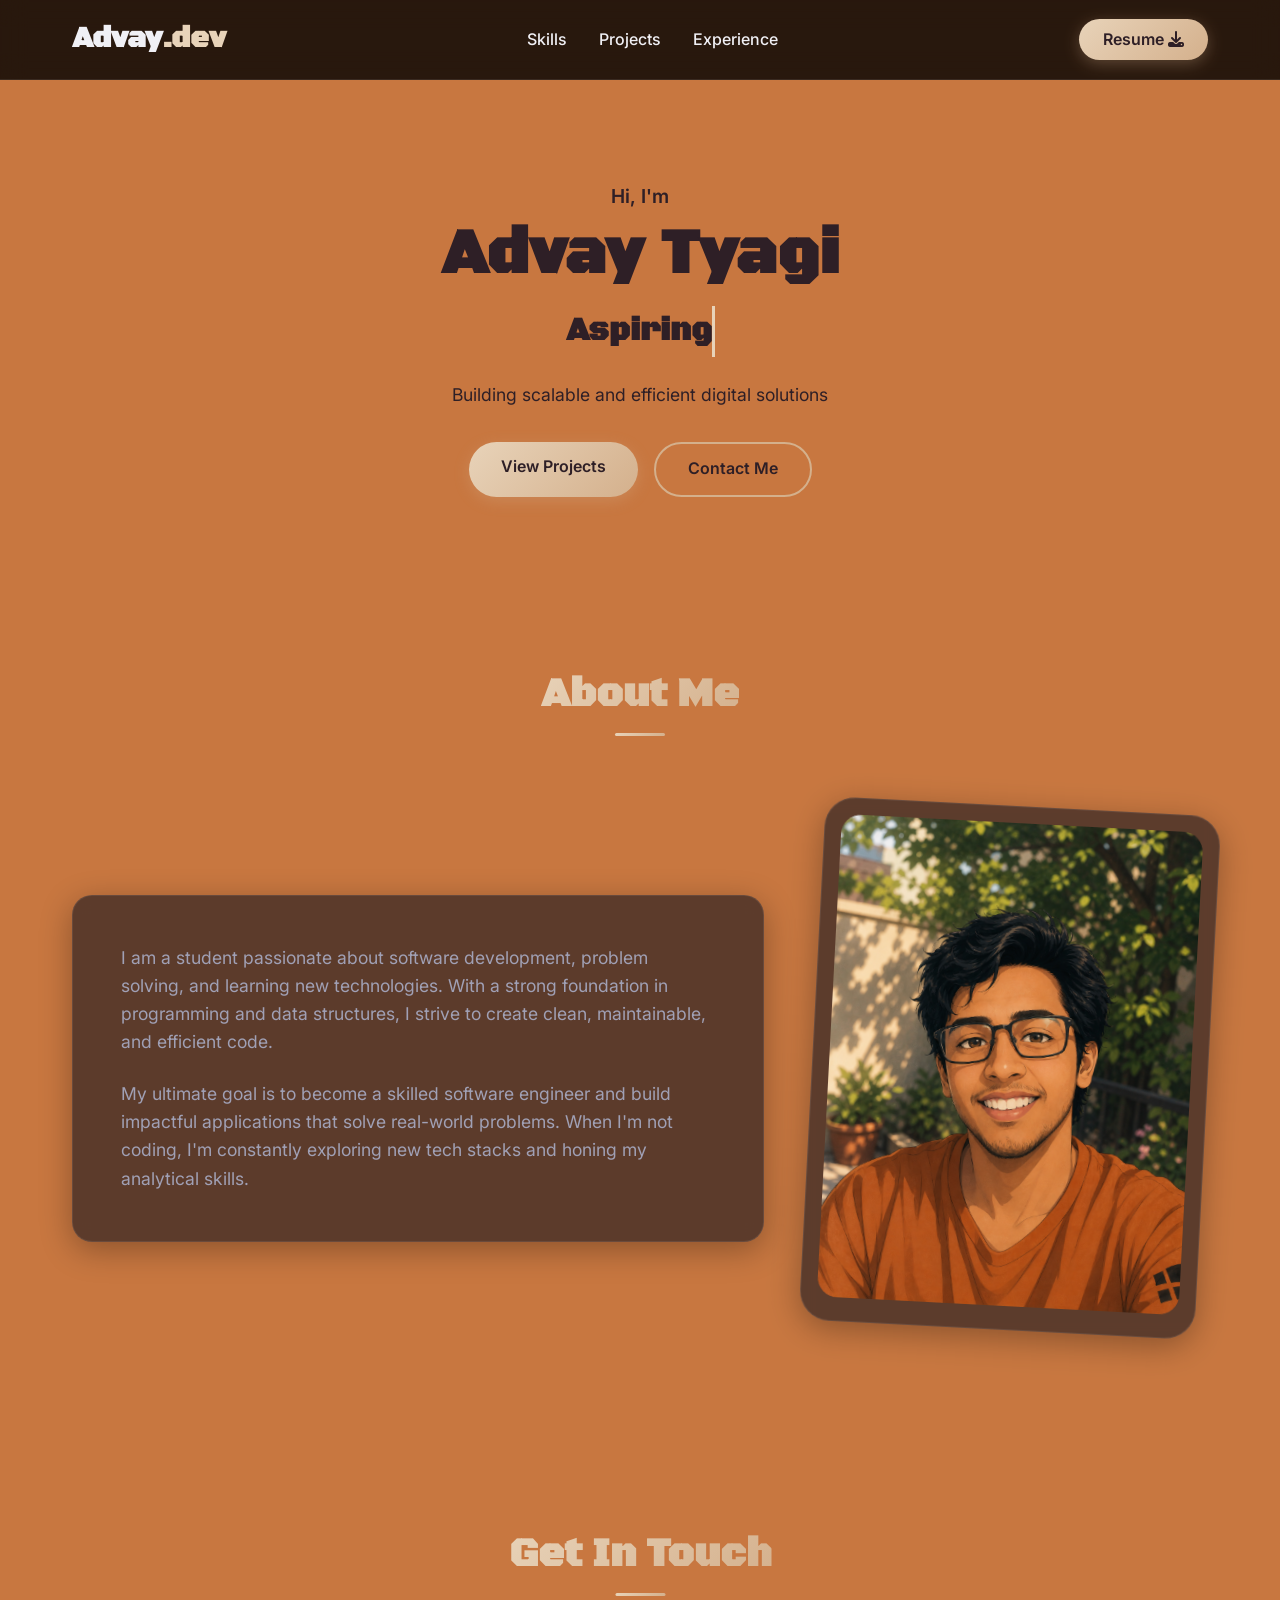
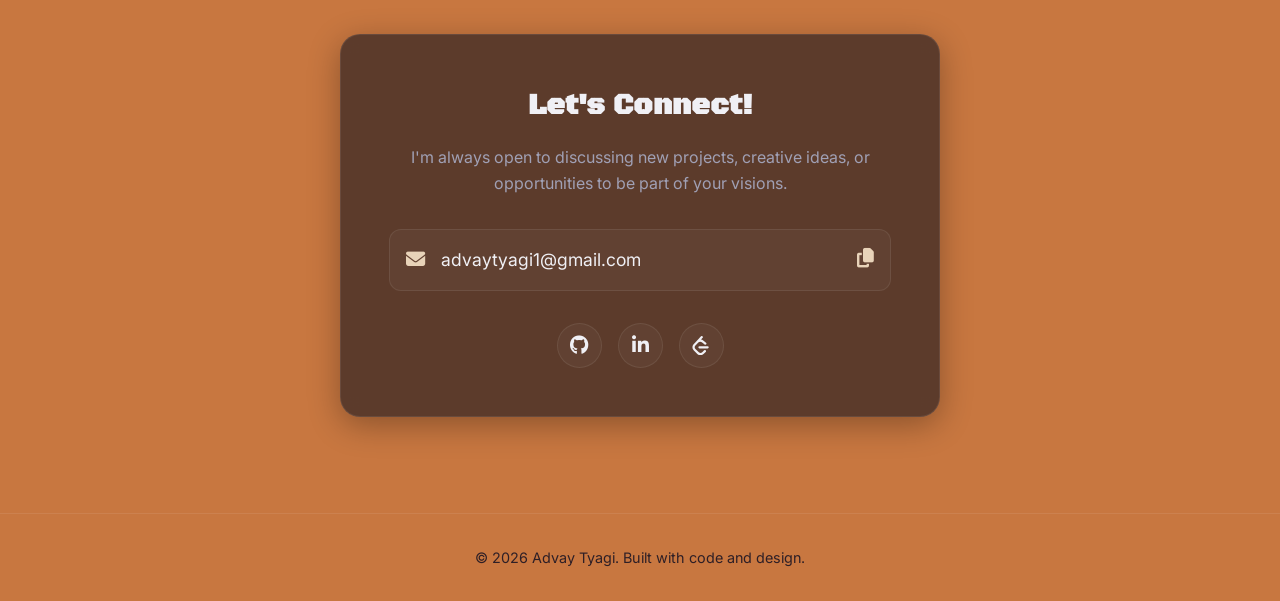
<file: index.html>
<!DOCTYPE html>
<html lang="en" data-theme="dark">

<head>
    <meta charset="UTF-8">
    <meta name="viewport" content="width=device-width, initial-scale=1.0">
    <meta name="description"
        content="Portfolio of Advay Tyagi, an aspiring software engineer passionate about building scalable and efficient digital solutions.">
    <meta name="keywords" content="Advay Tyagi, Portfolio, Software Engineer, Student, Developer">
    <title>Advay Tyagi | Aspiring Software Engineer</title>

    <link rel="stylesheet" href="style.css">
    <link
        href="https://fonts.googleapis.com/css2?family=Outfit:wght@300;400;600;800&family=Inter:wght@400;500;700&family=Black+Ops+One&display=swap"
        rel="stylesheet">
    <link rel="stylesheet" href="https://cdnjs.cloudflare.com/ajax/libs/font-awesome/6.4.0/css/all.min.css">
</head>

<body>
    <canvas id="bg-canvas"></canvas>
    <!-- Navbar -->
    <nav id="navbar" class="glass-nav">
        <div class="nav-container">
            <a href="#" class="logo">Advay<span>.dev</span></a>
            <ul class="nav-links">
                <li><a href="skills.html">Skills</a></li>
                <li><a href="projects.html">Projects</a></li>
                <li><a href="experience.html">Experience</a></li>
            </ul>
            <div class="nav-actions">

                <a href="#contact" class="btn-primary resume-btn" id="resume-download">Resume <i
                        class="fas fa-download"></i></a>
                <div class="hamburger">
                    <i class="fas fa-bars"></i>
                </div>
            </div>
        </div>
    </nav>

    <!-- Hero Section -->
    <section id="hero" class="hero-section">
        <div class="hero-bg-shapes">
            <div class="shape shape-1"></div>
            <div class="shape shape-2"></div>
        </div>
        <div class="container hero-container">
            <div class="hero-content">
                <p class="greeting">Hi, I'm</p>
                <h1 class="name">Advay Tyagi</h1>
                <h2 class="role">
                    <span class="typing-text"></span><span class="cursor">&nbsp;</span>
                </h2>
                <p class="tagline">Building scalable and efficient digital solutions</p>
                <div class="hero-buttons">
                    <a href="projects.html" class="btn-primary">View Projects</a>
                    <a href="#contact" class="btn-secondary">Contact Me</a>
                </div>
            </div>
        </div>
    </section>



    <!-- About Section -->
    <section id="about" class="about-section">
        <div class="container">
            <h2 class="section-title">About Me</h2>
            <div class="about-container">
                <div class="about-content glass-panel">
                    <p>I am a student passionate about software development, problem solving, and learning new
                        technologies. With a strong foundation in programming and data structures, I strive to create
                        clean, maintainable, and efficient code.</p>
                    <p>My ultimate goal is to become a skilled software engineer and build impactful applications that
                        solve real-world problems. When I'm not coding, I'm constantly exploring new tech stacks and
                        honing my analytical skills.</p>
                </div>
                <div class="about-image-wrapper">
                    <div class="glass-card image-card">
                        <img src="./profile_pic.jpg" alt="Advay Tyagi" class="profile-img">
                    </div>
                </div>
            </div>
        </div>
    </section>

    <!-- Contact Section -->
    <section id="contact" class="contact-section">
        <div class="container">
            <h2 class="section-title">Get In Touch</h2>
            <div class="contact-container glass-card">
                <div class="contact-info">
                    <h3>Let's Connect!</h3>
                    <p>I'm always open to discussing new projects, creative ideas, or opportunities to be part of your
                        visions.</p>

                    <div class="contact-methods">
                        <div class="contact-method">
                            <i class="fas fa-envelope"></i>
                            <span id="email-address">advaytyagi1@gmail.com</span>
                            <button id="copy-email" class="copy-btn" title="Copy Email"><i
                                    class="fas fa-copy"></i></button>
                        </div>
                    </div>

                    <div class="social-links">
                        <a href="https://github.com/AdvayTyagi" target="_blank" rel="noopener noreferrer"
                            class="social-icon"><i class="fab fa-github"></i></a>
                        <a href="https://www.linkedin.com/in/advay-tyagi-8a2282378/" target="_blank"
                            rel="noopener noreferrer" class="social-icon"><i class="fab fa-linkedin-in"></i></a>
                        <a href="https://leetcode.com/u/AdvayTyagi/" target="_blank" rel="noopener noreferrer"
                            class="social-icon" title="LeetCode"><svg width="1em" height="1em" viewBox="0 0 24 24"
                                fill="currentColor" xmlns="http://www.w3.org/2000/svg">
                                <path
                                    d="M13.483 0a1.374 1.374 0 0 0-.961.438L7.116 6.226l-3.854 4.126a5.266 5.266 0 0 0-1.209 2.104 5.35 5.35 0 0 0-.125.513 5.527 5.527 0 0 0 .062 2.362 5.83 5.83 0 0 0 .349 1.017 5.938 5.938 0 0 0 1.271 1.818l4.277 4.193.039.038c2.248 2.165 5.852 2.133 8.063-.074l2.396-2.392c.54-.54.54-1.414.003-1.955a1.378 1.378 0 0 0-1.951-.003l-2.396 2.392a3.021 3.021 0 0 1-4.205.038l-.02-.019-4.276-4.193c-.652-.64-.972-1.469-.948-2.263a2.68 2.68 0 0 1 .066-.523 2.545 2.545 0 0 1 .619-1.164L9.13 8.114c1.058-1.134 3.204-1.27 4.43-.278l3.501 2.831c.593.48 1.461.387 1.94-.207a1.384 1.384 0 0 0-.207-1.943l-3.5-2.831c-.8-.647-1.766-1.045-2.774-1.202l2.015-2.158A1.384 1.384 0 0 0 13.483 0zm-2.866 12.815a1.38 1.38 0 0 0-1.38 1.382 1.38 1.38 0 0 0 1.38 1.382H20.79a1.38 1.38 0 0 0 1.38-1.382 1.38 1.38 0 0 0-1.38-1.382z" />
                            </svg></a>
                    </div>
                </div>


            </div>
        </div>
    </section>

    <footer>
        <div class="container">
            <p>&copy; 2026 Advay Tyagi. Built with code and design.</p>
        </div>
    </footer>

    <script src="script.js"></script>
</body>

</html>
</file>
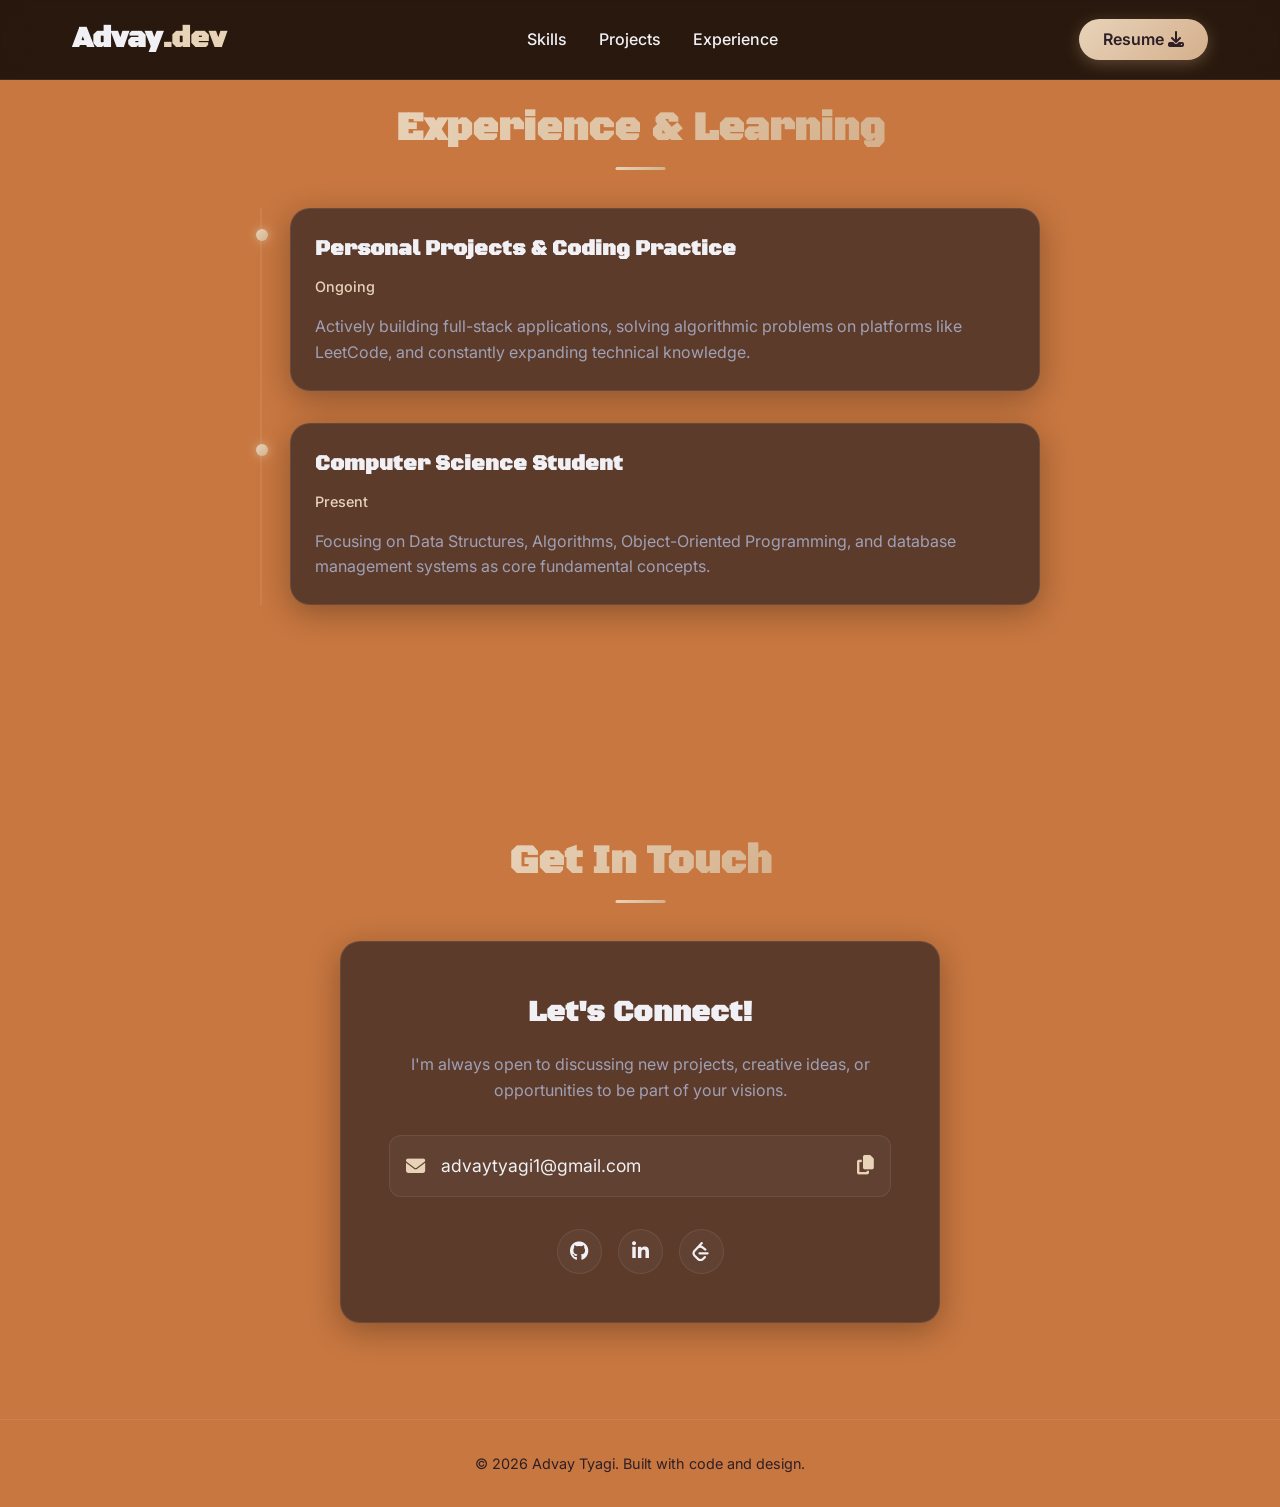
<file: experience.html>
<!DOCTYPE html>
<html lang="en" data-theme="dark">

<head>
    <meta charset="UTF-8">
    <meta name="viewport" content="width=device-width, initial-scale=1.0">
    <meta name="description"
        content="Portfolio of Advay Tyagi, an aspiring software engineer passionate about building scalable and efficient digital solutions.">
    <meta name="keywords" content="Advay Tyagi, Portfolio, Software Engineer, Student, Developer">
    <title>Experience - Advay Tyagi</title>

    <link rel="stylesheet" href="style.css">
    <link
        href="https://fonts.googleapis.com/css2?family=Outfit:wght@300;400;600;800&family=Inter:wght@400;500;700&family=Black+Ops+One&display=swap"
        rel="stylesheet">
    <link rel="stylesheet" href="https://cdnjs.cloudflare.com/ajax/libs/font-awesome/6.4.0/css/all.min.css">
</head>

<body>
    <canvas id="bg-canvas"></canvas>
    <!-- Navbar -->
    <nav id="navbar" class="glass-nav">
        <div class="nav-container">
            <a href="index.html" class="logo">Advay<span>.dev</span></a>
            <ul class="nav-links">
                <li><a href="skills.html">Skills</a></li>
                <li><a href="projects.html">Projects</a></li>
                <li><a href="experience.html" class="active">Experience</a></li>
            </ul>
            <div class="nav-actions">

                <a href="#contact" class="btn-primary resume-btn" id="resume-download">Resume <i
                        class="fas fa-download"></i></a>
                <div class="hamburger">
                    <i class="fas fa-bars"></i>
                </div>
            </div>
        </div>
    </nav>

    <!-- Experience Section -->
    <section id="experience" class="experience-section">
        <div class="container">
            <h2 class="section-title">Experience & Learning</h2>
            <div class="timeline">
                <div class="timeline-item glass-card">
                    <div class="timeline-dot"></div>
                    <div class="timeline-content">
                        <h3>Personal Projects & Coding Practice</h3>
                        <span class="timeline-date">Ongoing</span>
                        <p>Actively building full-stack applications, solving algorithmic problems on platforms like
                            LeetCode, and constantly expanding technical knowledge.</p>
                    </div>
                </div>
                <div class="timeline-item glass-card">
                    <div class="timeline-dot"></div>
                    <div class="timeline-content">
                        <h3>Computer Science Student</h3>
                        <span class="timeline-date">Present</span>
                        <p>Focusing on Data Structures, Algorithms, Object-Oriented Programming, and database management
                            systems as core fundamental concepts.</p>
                    </div>
                </div>
            </div>
        </div>
    </section>

    <!-- Contact Section -->
    <section id="contact" class="contact-section">
        <div class="container">
            <h2 class="section-title">Get In Touch</h2>
            <div class="contact-container glass-card">
                <div class="contact-info">
                    <h3>Let's Connect!</h3>
                    <p>I'm always open to discussing new projects, creative ideas, or opportunities to be part of your
                        visions.</p>

                    <div class="contact-methods">
                        <div class="contact-method">
                            <i class="fas fa-envelope"></i>
                            <span id="email-address">advaytyagi1@gmail.com</span>
                            <button id="copy-email" class="copy-btn" title="Copy Email"><i
                                    class="fas fa-copy"></i></button>
                        </div>
                    </div>

                    <div class="social-links">
                        <a href="https://github.com/AdvayTyagi" target="_blank" rel="noopener noreferrer"
                            class="social-icon"><i class="fab fa-github"></i></a>
                        <a href="https://www.linkedin.com/in/advay-tyagi-8a2282378/" target="_blank"
                            rel="noopener noreferrer" class="social-icon"><i class="fab fa-linkedin-in"></i></a>
                        <a href="https://leetcode.com/u/AdvayTyagi/" target="_blank" rel="noopener noreferrer" class="social-icon" title="LeetCode"><svg width="1em" height="1em" viewBox="0 0 24 24" fill="currentColor" xmlns="http://www.w3.org/2000/svg"><path d="M13.483 0a1.374 1.374 0 0 0-.961.438L7.116 6.226l-3.854 4.126a5.266 5.266 0 0 0-1.209 2.104 5.35 5.35 0 0 0-.125.513 5.527 5.527 0 0 0 .062 2.362 5.83 5.83 0 0 0 .349 1.017 5.938 5.938 0 0 0 1.271 1.818l4.277 4.193.039.038c2.248 2.165 5.852 2.133 8.063-.074l2.396-2.392c.54-.54.54-1.414.003-1.955a1.378 1.378 0 0 0-1.951-.003l-2.396 2.392a3.021 3.021 0 0 1-4.205.038l-.02-.019-4.276-4.193c-.652-.64-.972-1.469-.948-2.263a2.68 2.68 0 0 1 .066-.523 2.545 2.545 0 0 1 .619-1.164L9.13 8.114c1.058-1.134 3.204-1.27 4.43-.278l3.501 2.831c.593.48 1.461.387 1.94-.207a1.384 1.384 0 0 0-.207-1.943l-3.5-2.831c-.8-.647-1.766-1.045-2.774-1.202l2.015-2.158A1.384 1.384 0 0 0 13.483 0zm-2.866 12.815a1.38 1.38 0 0 0-1.38 1.382 1.38 1.38 0 0 0 1.38 1.382H20.79a1.38 1.38 0 0 0 1.38-1.382 1.38 1.38 0 0 0-1.38-1.382z"/></svg></a>
                    </div>
                </div>


            </div>
        </div>
    </section>

    <footer>
        <div class="container">
            <p>&copy; 2026 Advay Tyagi. Built with code and design.</p>
        </div>
    </footer>

    <script src="script.js"></script>
</body>

</html>
</file>
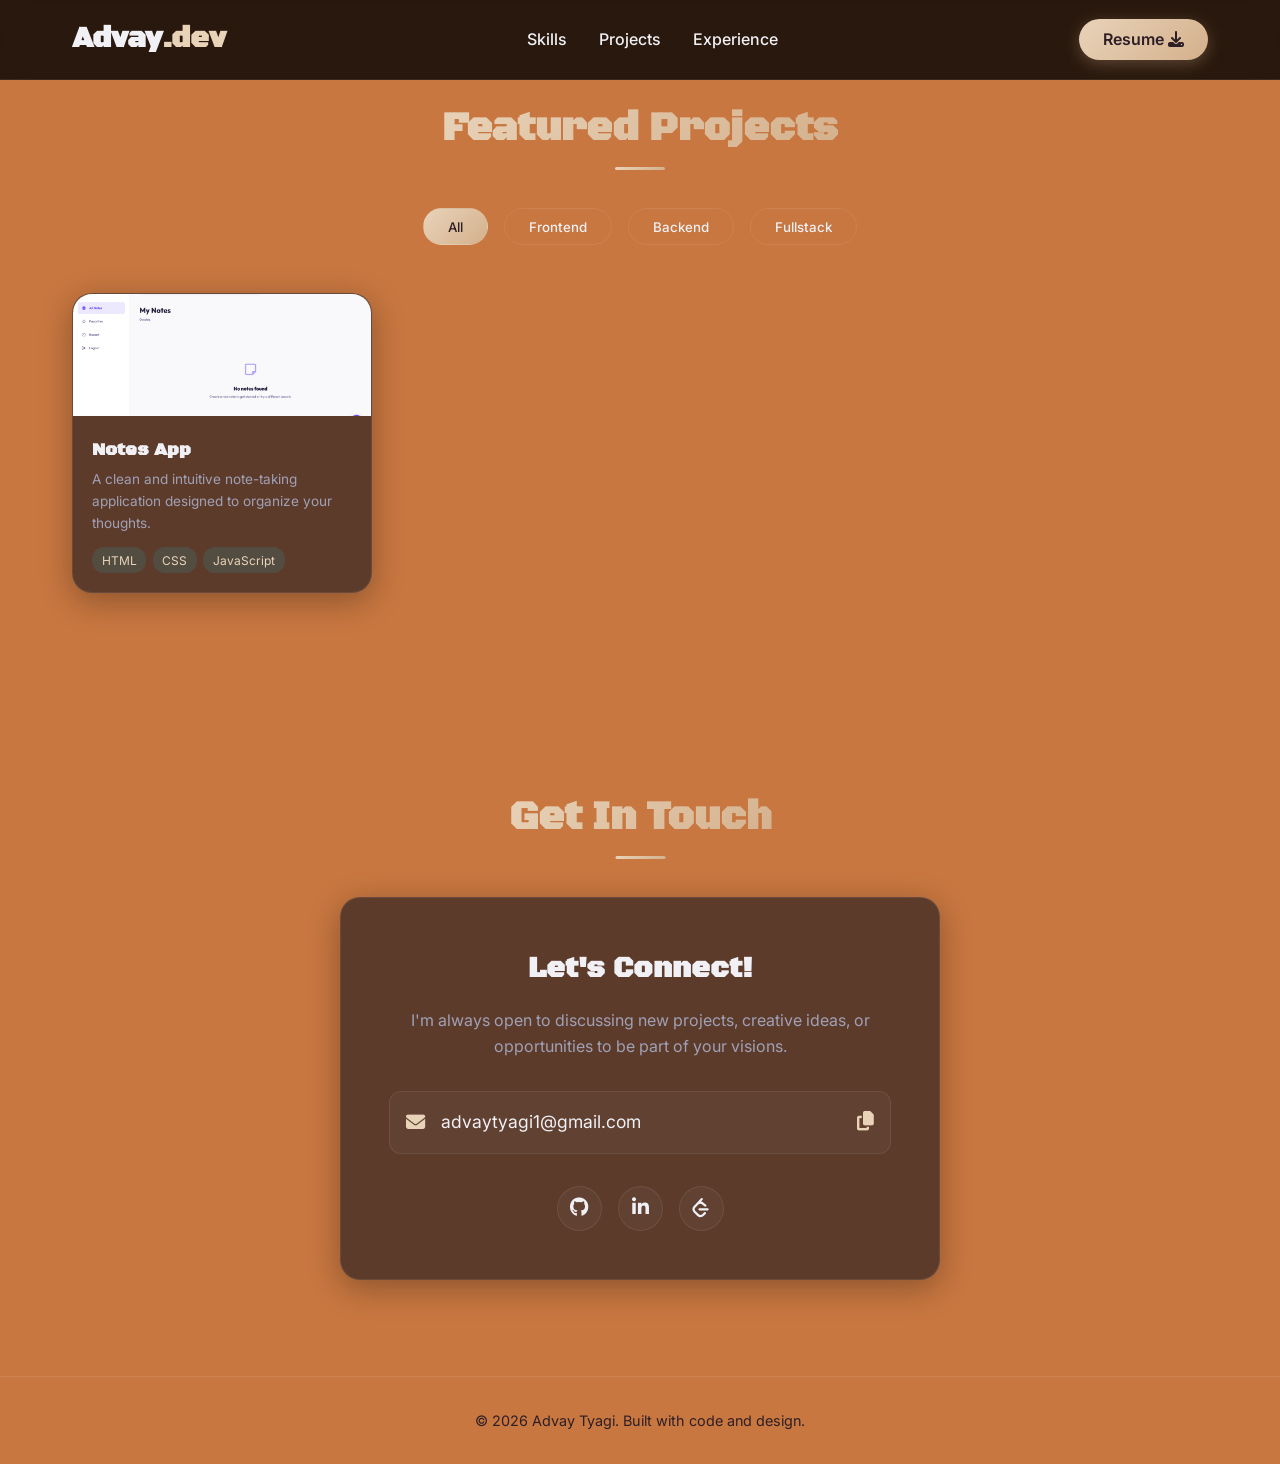
<file: projects.html>
<!DOCTYPE html>
<html lang="en" data-theme="dark">
<head>
    <meta charset="UTF-8">
    <meta name="viewport" content="width=device-width, initial-scale=1.0">
    <meta name="description" content="Portfolio of Advay Tyagi, an aspiring software engineer passionate about building scalable and efficient digital solutions.">
    <meta name="keywords" content="Advay Tyagi, Portfolio, Software Engineer, Student, Developer">
    <title>Projects - Advay Tyagi</title>
    
    <link rel="stylesheet" href="style.css">
    <link href="https://fonts.googleapis.com/css2?family=Outfit:wght@300;400;600;800&family=Inter:wght@400;500;700&family=Black+Ops+One&display=swap" rel="stylesheet">
    <link rel="stylesheet" href="https://cdnjs.cloudflare.com/ajax/libs/font-awesome/6.4.0/css/all.min.css">
</head>
<body>
    <canvas id="bg-canvas"></canvas>
    <!-- Navbar -->
    <nav id="navbar" class="glass-nav">
        <div class="nav-container">
            <a href="index.html" class="logo">Advay<span>.dev</span></a>
            <ul class="nav-links">
                <li><a href="skills.html">Skills</a></li>
                <li><a href="projects.html" class="active">Projects</a></li>
                <li><a href="experience.html">Experience</a></li>
            </ul>
            <div class="nav-actions">

                <a href="#contact" class="btn-primary resume-btn" id="resume-download">Resume <i class="fas fa-download"></i></a>
                <div class="hamburger">
                    <i class="fas fa-bars"></i>
                </div>
            </div>
        </div>
    </nav>

    <!-- Projects Section -->
    <section id="projects" class="projects-section">
        <div class="container">
            <h2 class="section-title">Featured Projects</h2>
            <div class="project-filters">
                <button class="filter-btn active" data-filter="all">All</button>
                <button class="filter-btn" data-filter="frontend">Frontend</button>
                <button class="filter-btn" data-filter="backend">Backend</button>
                <button class="filter-btn" data-filter="fullstack">Fullstack</button>
            </div>
            <div class="projects-grid">
                <div class="project-card glass-card" data-category="frontend">
                    <div class="project-img-wrapper">
                        <img src="./notes_app.png" alt="Notes App">
                        <div class="project-overlay">
                            <a href="https://github.com/AdvayTyagi/Notes" class="project-link" target="_blank" title="GitHub"><i class="fab fa-github"></i></a>
                            <a href="https://notesapp-mu-tawny.vercel.app" class="project-link" target="_blank" title="Live Demo"><i class="fas fa-link"></i></a>
                        </div>
                    </div>
                    <div class="project-info">
                        <h3>Notes App</h3>
                        <p>A clean and intuitive note-taking application designed to organize your thoughts.</p>
                        <div class="project-tech">
                            <span>HTML</span>
                            <span>CSS</span>
                            <span>JavaScript</span>
                        </div>
                    </div>
                </div>
                <p class="coming-soon">More Projects Coming Soon</p>
            </div>
        </div>
    </section>

    <!-- Contact Section -->
    <section id="contact" class="contact-section">
        <div class="container">
            <h2 class="section-title">Get In Touch</h2>
            <div class="contact-container glass-card">
                <div class="contact-info">
                    <h3>Let's Connect!</h3>
                    <p>I'm always open to discussing new projects, creative ideas, or opportunities to be part of your visions.</p>
                    
                    <div class="contact-methods">
                        <div class="contact-method">
                            <i class="fas fa-envelope"></i>
                            <span id="email-address">advaytyagi1@gmail.com</span>
                            <button id="copy-email" class="copy-btn" title="Copy Email"><i class="fas fa-copy"></i></button>
                        </div>
                    </div>
                    
                    <div class="social-links">
                        <a href="https://github.com/AdvayTyagi" target="_blank" rel="noopener noreferrer" class="social-icon"><i class="fab fa-github"></i></a>
                        <a href="https://www.linkedin.com/in/advay-tyagi-8a2282378/" target="_blank" rel="noopener noreferrer" class="social-icon"><i class="fab fa-linkedin-in"></i></a>
                        <a href="https://leetcode.com/u/AdvayTyagi/" target="_blank" rel="noopener noreferrer" class="social-icon" title="LeetCode"><svg width="1em" height="1em" viewBox="0 0 24 24" fill="currentColor" xmlns="http://www.w3.org/2000/svg"><path d="M13.483 0a1.374 1.374 0 0 0-.961.438L7.116 6.226l-3.854 4.126a5.266 5.266 0 0 0-1.209 2.104 5.35 5.35 0 0 0-.125.513 5.527 5.527 0 0 0 .062 2.362 5.83 5.83 0 0 0 .349 1.017 5.938 5.938 0 0 0 1.271 1.818l4.277 4.193.039.038c2.248 2.165 5.852 2.133 8.063-.074l2.396-2.392c.54-.54.54-1.414.003-1.955a1.378 1.378 0 0 0-1.951-.003l-2.396 2.392a3.021 3.021 0 0 1-4.205.038l-.02-.019-4.276-4.193c-.652-.64-.972-1.469-.948-2.263a2.68 2.68 0 0 1 .066-.523 2.545 2.545 0 0 1 .619-1.164L9.13 8.114c1.058-1.134 3.204-1.27 4.43-.278l3.501 2.831c.593.48 1.461.387 1.94-.207a1.384 1.384 0 0 0-.207-1.943l-3.5-2.831c-.8-.647-1.766-1.045-2.774-1.202l2.015-2.158A1.384 1.384 0 0 0 13.483 0zm-2.866 12.815a1.38 1.38 0 0 0-1.38 1.382 1.38 1.38 0 0 0 1.38 1.382H20.79a1.38 1.38 0 0 0 1.38-1.382 1.38 1.38 0 0 0-1.38-1.382z"/></svg></a>
                    </div>
                </div>
                

            </div>
        </div>
    </section>

    <footer>
        <div class="container">
            <p>&copy; 2026 Advay Tyagi. Built with code and design.</p>
        </div>
    </footer>

    <script src="script.js"></script>
</body>
</html>
</file>
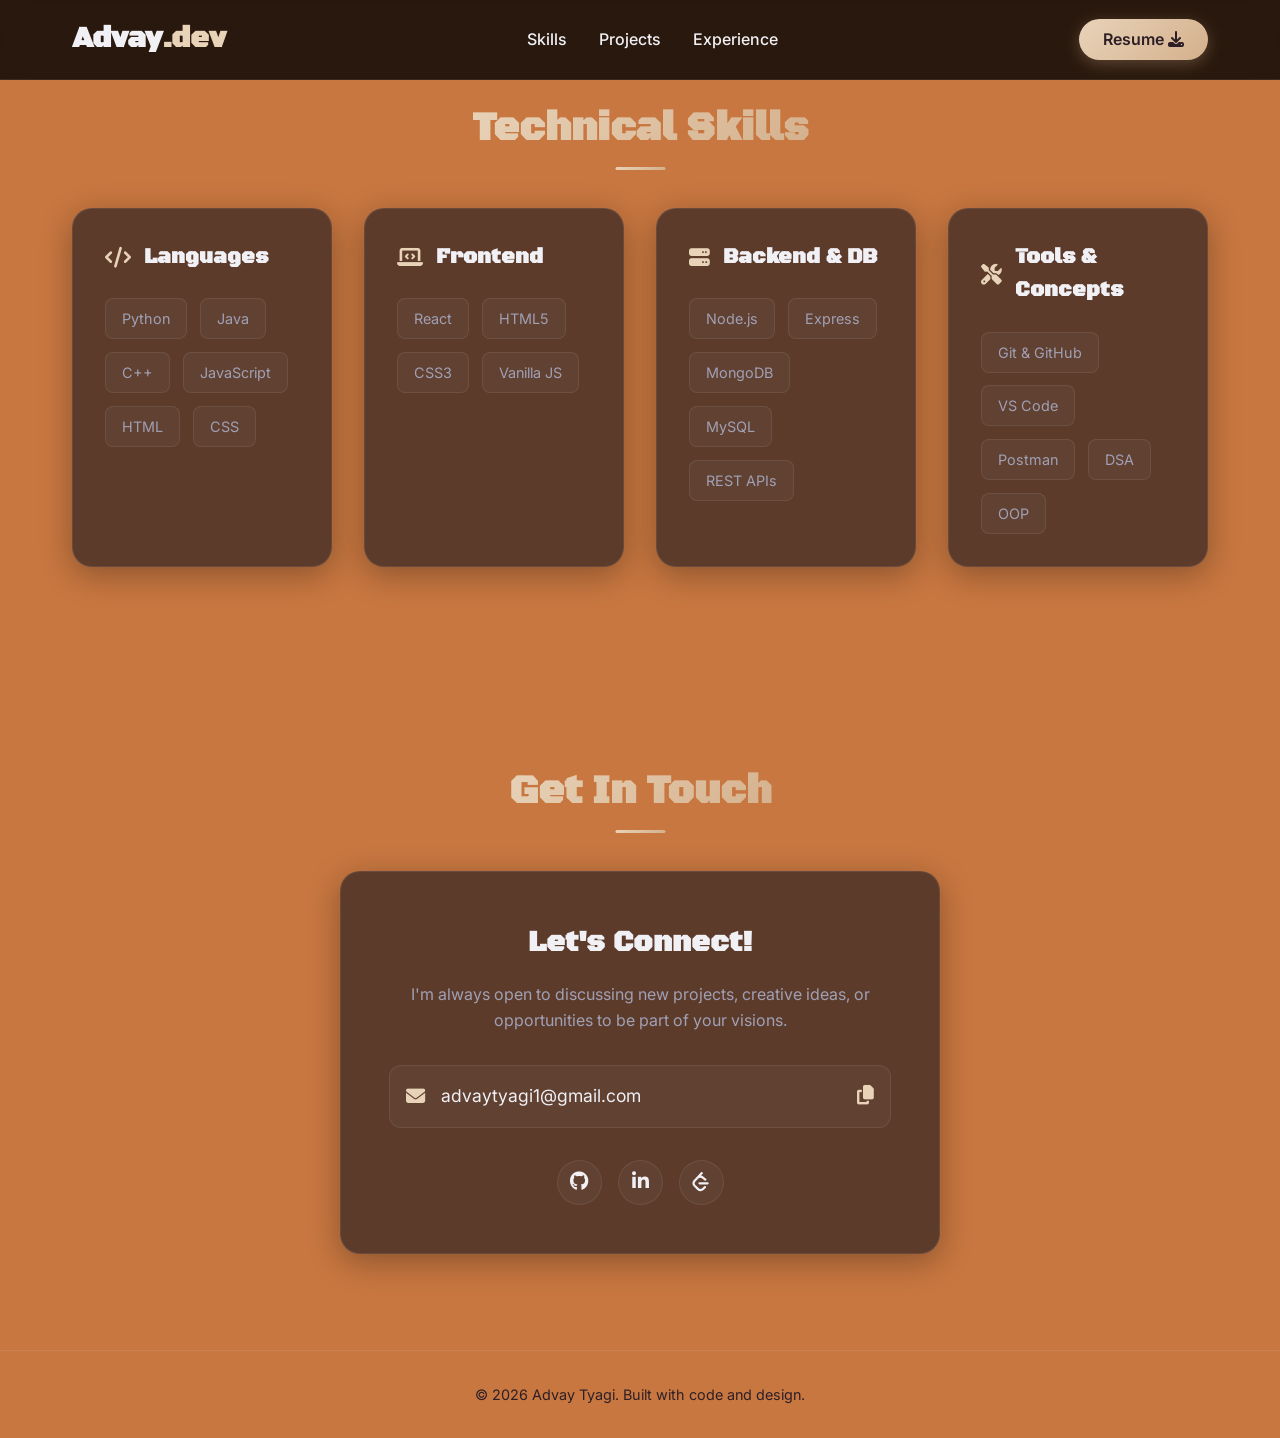
<file: skills.html>
<!DOCTYPE html>
<html lang="en" data-theme="dark">
<head>
    <meta charset="UTF-8">
    <meta name="viewport" content="width=device-width, initial-scale=1.0">
    <meta name="description" content="Portfolio of Advay Tyagi, an aspiring software engineer passionate about building scalable and efficient digital solutions.">
    <meta name="keywords" content="Advay Tyagi, Portfolio, Software Engineer, Student, Developer">
    <title>Skills - Advay Tyagi</title>
    
    <link rel="stylesheet" href="style.css">
    <link href="https://fonts.googleapis.com/css2?family=Outfit:wght@300;400;600;800&family=Inter:wght@400;500;700&family=Black+Ops+One&display=swap" rel="stylesheet">
    <link rel="stylesheet" href="https://cdnjs.cloudflare.com/ajax/libs/font-awesome/6.4.0/css/all.min.css">
</head>
<body>
    <canvas id="bg-canvas"></canvas>
    <!-- Navbar -->
    <nav id="navbar" class="glass-nav">
        <div class="nav-container">
            <a href="index.html" class="logo">Advay<span>.dev</span></a>
            <ul class="nav-links">
                <li><a href="skills.html" class="active">Skills</a></li>
                <li><a href="projects.html">Projects</a></li>
                <li><a href="experience.html">Experience</a></li>
            </ul>
            <div class="nav-actions">

                <a href="#contact" class="btn-primary resume-btn" id="resume-download">Resume <i class="fas fa-download"></i></a>
                <div class="hamburger">
                    <i class="fas fa-bars"></i>
                </div>
            </div>
        </div>
    </nav>

    <!-- Skills Section -->
    <section id="skills" class="skills-section">
        <div class="container">
            <h2 class="section-title">Technical Skills</h2>
            <div class="skills-grid">
                <div class="skill-category glass-card">
                    <h3><i class="fas fa-code"></i> Languages</h3>
                    <div class="skill-tags">
                        <span>Python</span>
                        <span>Java</span>
                        <span>C++</span>
                        <span>JavaScript</span>
                        <span>HTML</span>
                        <span>CSS</span>
                    </div>
                </div>
                <div class="skill-category glass-card">
                    <h3><i class="fas fa-laptop-code"></i> Frontend</h3>
                    <div class="skill-tags">
                        <span>React</span>
                        <span>HTML5</span>
                        <span>CSS3</span>
                        <span>Vanilla JS</span>
                    </div>
                </div>
                <div class="skill-category glass-card">
                    <h3><i class="fas fa-server"></i> Backend & DB</h3>
                    <div class="skill-tags">
                        <span>Node.js</span>
                        <span>Express</span>
                        <span>MongoDB</span>
                        <span>MySQL</span>
                        <span>REST APIs</span>
                    </div>
                </div>
                <div class="skill-category glass-card">
                    <h3><i class="fas fa-tools"></i> Tools & Concepts</h3>
                    <div class="skill-tags">
                        <span>Git & GitHub</span>
                        <span>VS Code</span>
                        <span>Postman</span>
                        <span>DSA</span>
                        <span>OOP</span>
                    </div>
                </div>
            </div>
        </div>
    </section>

    <!-- Contact Section -->
    <section id="contact" class="contact-section">
        <div class="container">
            <h2 class="section-title">Get In Touch</h2>
            <div class="contact-container glass-card">
                <div class="contact-info">
                    <h3>Let's Connect!</h3>
                    <p>I'm always open to discussing new projects, creative ideas, or opportunities to be part of your visions.</p>
                    
                    <div class="contact-methods">
                        <div class="contact-method">
                            <i class="fas fa-envelope"></i>
                            <span id="email-address">advaytyagi1@gmail.com</span>
                            <button id="copy-email" class="copy-btn" title="Copy Email"><i class="fas fa-copy"></i></button>
                        </div>
                    </div>
                    
                    <div class="social-links">
                        <a href="https://github.com/AdvayTyagi" target="_blank" rel="noopener noreferrer" class="social-icon"><i class="fab fa-github"></i></a>
                        <a href="https://www.linkedin.com/in/advay-tyagi-8a2282378/" target="_blank" rel="noopener noreferrer" class="social-icon"><i class="fab fa-linkedin-in"></i></a>
                        <a href="https://leetcode.com/u/AdvayTyagi/" target="_blank" rel="noopener noreferrer" class="social-icon" title="LeetCode"><svg width="1em" height="1em" viewBox="0 0 24 24" fill="currentColor" xmlns="http://www.w3.org/2000/svg"><path d="M13.483 0a1.374 1.374 0 0 0-.961.438L7.116 6.226l-3.854 4.126a5.266 5.266 0 0 0-1.209 2.104 5.35 5.35 0 0 0-.125.513 5.527 5.527 0 0 0 .062 2.362 5.83 5.83 0 0 0 .349 1.017 5.938 5.938 0 0 0 1.271 1.818l4.277 4.193.039.038c2.248 2.165 5.852 2.133 8.063-.074l2.396-2.392c.54-.54.54-1.414.003-1.955a1.378 1.378 0 0 0-1.951-.003l-2.396 2.392a3.021 3.021 0 0 1-4.205.038l-.02-.019-4.276-4.193c-.652-.64-.972-1.469-.948-2.263a2.68 2.68 0 0 1 .066-.523 2.545 2.545 0 0 1 .619-1.164L9.13 8.114c1.058-1.134 3.204-1.27 4.43-.278l3.501 2.831c.593.48 1.461.387 1.94-.207a1.384 1.384 0 0 0-.207-1.943l-3.5-2.831c-.8-.647-1.766-1.045-2.774-1.202l2.015-2.158A1.384 1.384 0 0 0 13.483 0zm-2.866 12.815a1.38 1.38 0 0 0-1.38 1.382 1.38 1.38 0 0 0 1.38 1.382H20.79a1.38 1.38 0 0 0 1.38-1.382 1.38 1.38 0 0 0-1.38-1.382z"/></svg></a>
                    </div>
                </div>
                

            </div>
        </div>
    </section>

    <footer>
        <div class="container">
            <p>&copy; 2026 Advay Tyagi. Built with code and design.</p>
        </div>
    </footer>

    <script src="script.js"></script>
</body>
</html>
</file>
<file: style.css>
/* CSS Variables for Theming */
:root {
    /* Dark Theme (Default) */
    --bg-color: #C87740;
    --text-color: #2E1F26;
    --nav-text: #f0f0f5;
    --secondary-text: #a0a0b5;
    --accent-blue: #E8D3B9;
    --accent-purple: #D4B08C;
    --gradient-primary: linear-gradient(135deg, var(--accent-blue), var(--accent-purple));

    /* Glassmorphism */
    --glass-bg: rgba(255, 255, 255, 0.03);
    --glass-border: rgba(255, 255, 255, 0.08);
    --glass-shadow: 0 8px 32px 0 rgba(0, 0, 0, 0.3);

    /* Nav */
    --nav-height: 80px;
    --nav-bg: rgba(0, 0, 0, 0.8);

    /* Cards */
    --card-bg: rgba(20, 20, 30, 0.6);
    --card-hover: rgba(30, 30, 45, 0.8);

    /* Other */
    --transition: all 0.3s cubic-bezier(0.25, 0.8, 0.25, 1);
}


/* Reset & Global Styles */
* {
    margin: 0;
    padding: 0;
    box-sizing: border-box;
}

html {
    scroll-behavior: smooth;
    font-family: 'Inter', sans-serif;
}

body {
    background-color: var(--bg-color);
    color: var(--text-color);
    line-height: 1.6;
    overflow-x: hidden;
    transition: background-color 0.4s ease, color 0.4s ease;
}

#bg-canvas {
    position: fixed;
    top: 0;
    left: 0;
    width: 100vw;
    height: 100vh;
    z-index: -2;
    pointer-events: none;
}

h1,
h2,
h3,
h4,
h5,
h6,
.logo {
    font-family: 'Black Ops One', cursive;
}

a {
    text-decoration: none;
    color: inherit;
}

ul {
    list-style: none;
}

.container {
    max-width: 1200px;
    margin: 0 auto;
    padding: 0 2rem;
}

/* Typography & Utilities */
.section-title {
    font-size: 2.5rem;
    font-weight: 700;
    margin-bottom: 3rem;
    text-align: center;
    background: var(--gradient-primary);
    -webkit-background-clip: text;
    -webkit-text-fill-color: transparent;
    position: relative;
    display: inline-block;
    left: 50%;
    transform: translateX(-50%);
}

.section-title::after {
    content: '';
    position: absolute;
    bottom: -10px;
    left: 50%;
    transform: translateX(-50%);
    width: 50px;
    height: 3px;
    background: var(--gradient-primary);
    border-radius: 2px;
}

section {
    padding: 6rem 0;
}

/* Buttons */
.btn-primary,
.btn-secondary {
    display: inline-block;
    padding: 0.8rem 2rem;
    border-radius: 30px;
    font-weight: 600;
    font-size: 1rem;
    cursor: pointer;
    transition: var(--transition);
    text-align: center;
    border: none;
}

.btn-primary {
    background: var(--gradient-primary);
    color: #2E1F26;
    box-shadow: 0 4px 15px rgba(212, 176, 140, 0.3);
}

.btn-primary:hover {
    transform: translateY(-3px);
    box-shadow: 0 8px 25px rgba(212, 176, 140, 0.5);
}

.btn-secondary {
    background: transparent;
    color: var(--text-color);
    border: 2px solid var(--accent-purple);
}

.btn-secondary:hover {
    background: var(--accent-purple);
    color: #2E1F26;
    transform: translateY(-3px);
}

/* Glassmorphism Utilities */
.glass-nav {
    background: var(--nav-bg);
    backdrop-filter: blur(12px);
    -webkit-backdrop-filter: blur(12px);
    border-bottom: 1px solid var(--glass-border);
}

.glass-card,
.glass-panel {
    background: var(--card-bg);
    backdrop-filter: blur(8px);
    -webkit-backdrop-filter: blur(8px);
    border: 1px solid var(--glass-border);
    border-radius: 20px;
    box-shadow: var(--glass-shadow);
    color: #f0f0f5;
}

/* Navbar */
nav {
    position: fixed;
    top: 0;
    width: 100%;
    height: var(--nav-height);
    z-index: 1000;
    transition: var(--transition);
}

.nav-container {
    max-width: 1200px;
    margin: 0 auto;
    padding: 0 2rem;
    display: flex;
    justify-content: space-between;
    align-items: center;
    height: 100%;
}

.logo {
    font-size: 1.8rem;
    font-weight: 800;
    color: var(--nav-text);
}

.logo span {
    color: var(--accent-blue);
}

.nav-links {
    display: flex;
    gap: 2rem;
}

.nav-links a {
    font-weight: 500;
    font-size: 1rem;
    position: relative;
    transition: var(--transition);
    color: var(--nav-text);
}

.nav-links a::after {
    content: '';
    position: absolute;
    bottom: -5px;
    left: 0;
    width: 0;
    height: 2px;
    background: var(--gradient-primary);
    transition: var(--transition);
}

.nav-links a:hover::after {
    width: 100%;
}

.nav-links a:hover {
    color: var(--accent-blue);
}

.nav-actions {
    display: flex;
    align-items: center;
    gap: 1.5rem;
}


.resume-btn {
    padding: 0.5rem 1.5rem;
}

.hamburger {
    display: none;
    font-size: 1.5rem;
    cursor: pointer;
    color: var(--nav-text);
}

/* Hero Section */
.hero-section {
    min-height: 70vh;
    display: flex;
    align-items: center;
    position: relative;
    padding-top: var(--nav-height);
    padding-bottom: 2rem;
}

.hero-bg-shapes {
    display: none;
    position: absolute;
    top: 0;
    left: 0;
    width: 100%;
    height: 100%;
    overflow: hidden;
    z-index: -1;
}

.shape {
    position: absolute;
    border-radius: 50%;
    filter: blur(80px);
    opacity: 0.5;
}

.shape-1 {
    top: -10%;
    right: -5%;
    width: 500px;
    height: 500px;
    background: var(--accent-purple);
}

.shape-2 {
    bottom: -10%;
    left: -5%;
    width: 400px;
    height: 400px;
    background: var(--accent-blue);
}

.hero-container {
    display: flex;
    align-items: center;
    justify-content: space-between;
    width: 100%;
    gap: 4rem;
}

.hero-content {
    flex: 1;
    text-align: center;
    display: flex;
    flex-direction: column;
    align-items: center;
}

.greeting {
    font-size: 1.2rem;
    color: #2E1F26;
    font-weight: 600;
    margin-bottom: 0.5rem;
}

.name {
    font-size: 4rem;
    line-height: 1.1;
    margin-bottom: 1rem;
    color: #2E1F26;
}

.role {
    font-size: 2rem;
    color: #2E1F26;
    margin-bottom: 1.5rem;
    min-height: 2.4rem;
}

.cursor {
    display: inline-block;
    width: 3px;
    background-color: var(--accent-blue);
    animation: blink 1s infinite;
}

@keyframes blink {

    0%,
    100% {
        opacity: 1;
    }

    50% {
        opacity: 0;
    }
}

.tagline {
    font-size: 1.1rem;
    color: #2E1F26;
    margin: 0 auto 2rem auto;
    max-width: 500px;
}

.hero-buttons {
    display: flex;
    gap: 1rem;
    justify-content: center;
}

.about-image-wrapper {
    flex: 1;
    display: flex;
    justify-content: center;
}

.image-card {
    padding: 1rem;
    border-radius: 30px;
    transform: rotate(3deg);
    transition: var(--transition);
}

.image-card:hover {
    transform: rotate(0deg) translateY(-10px);
}

.profile-img {
    width: 100%;
    max-width: 400px;
    border-radius: 20px;
    object-fit: cover;
}

/* About Section */
.about-section {
    padding-top: 2rem;
}

.about-container {
    display: flex;
    align-items: center;
    gap: 3rem;
    margin-top: 2rem;
}

.about-content {
    flex: 1.5;
    padding: 3rem;
    text-align: left;
    font-size: 1.1rem;
    color: var(--secondary-text);
}

.about-content p {
    margin-bottom: 1.5rem;
}

.about-content p:last-child {
    margin-bottom: 0;
}

/* Skills Section */
.skills-grid {
    display: grid;
    grid-template-columns: repeat(auto-fit, minmax(250px, 1fr));
    gap: 2rem;
}

.skill-category {
    padding: 2rem;
    transition: var(--transition);
}

.skill-category:hover {
    transform: translateY(-5px);
    background: var(--card-hover);
}

.skill-category h3 {
    margin-bottom: 1.5rem;
    font-size: 1.3rem;
    display: flex;
    align-items: center;
    gap: 0.8rem;
    color: #f0f0f5;
}

.skill-category h3 i {
    color: var(--accent-blue);
}

.skill-tags {
    display: flex;
    flex-wrap: wrap;
    gap: 0.8rem;
}

.skill-tags span {
    background: var(--glass-bg);
    border: 1px solid var(--glass-border);
    padding: 0.5rem 1rem;
    border-radius: 8px;
    font-size: 0.9rem;
    color: var(--secondary-text);
    transition: var(--transition);
}

.skill-tags span:hover {
    background: var(--gradient-primary);
    color: white;
    border-color: transparent;
}

/* Projects Section */
.projects-section {
    min-height: 60vh;
    display: flex;
    align-items: center;
}

.projects-section .container {
    width: 100%;
}

.project-filters {
    display: flex;
    justify-content: center;
    gap: 1rem;
    margin-bottom: 3rem;
    flex-wrap: wrap;
}

.filter-btn {
    background: transparent;
    border: 1px solid var(--glass-border);
    color: #f0f0f5;
    padding: 0.6rem 1.5rem;
    border-radius: 20px;
    cursor: pointer;
    transition: var(--transition);
    font-family: 'Inter', sans-serif;
    font-weight: 500;
}

.filter-btn:hover,
.filter-btn.active {
    background: var(--gradient-primary);
    color: #2E1F26;
    border-color: transparent;
}

.projects-grid {
    display: flex;
    flex-wrap: wrap;
    justify-content: flex-start;
    gap: 2.5rem;
}

.coming-soon {
    width: 100%;
    text-align: center;
    font-size: 2.2rem;
    font-family: 'Black Ops One', cursive;
    color: var(--text-color);
    padding: 4rem 0;
}

.project-card {
    width: 300px;
    overflow: hidden;
    display: flex;
    flex-direction: column;
    transition: var(--transition);
    aspect-ratio: 1 / 1;
}

.project-card:hover {
    transform: translateY(-10px);
}

.project-img-wrapper {
    position: relative;
    width: 100%;
    height: 50%;
    overflow: hidden;
}

.project-img-wrapper img {
    width: 100%;
    height: 100%;
    object-fit: cover;
    transition: transform 0.5s ease;
}

.project-card:hover .project-img-wrapper img {
    transform: scale(1.1);
}

.project-overlay {
    position: absolute;
    top: 0;
    left: 0;
    width: 100%;
    height: 100%;
    background: rgba(11, 11, 20, 0.8);
    display: flex;
    justify-content: center;
    align-items: center;
    gap: 1.5rem;
    opacity: 0;
    transition: var(--transition);
}

.project-card:hover .project-overlay {
    opacity: 1;
}

.project-link {
    width: 50px;
    height: 50px;
    border-radius: 50%;
    background: var(--gradient-primary);
    color: white;
    display: flex;
    justify-content: center;
    align-items: center;
    font-size: 1.2rem;
    transform: translateY(20px);
    transition: var(--transition);
}

.project-card:hover .project-link {
    transform: translateY(0);
}

.project-link:hover {
    transform: translateY(-5px) scale(1.1);
}

.project-info {
    padding: 1.2rem;
    flex: 1;
    display: flex;
    flex-direction: column;
}

.project-info h3 {
    font-size: 1.15rem;
    margin-bottom: 0.3rem;
}

.project-info p {
    color: var(--secondary-text);
    font-size: 0.85rem;
    margin-bottom: 0.8rem;
    flex: 1;
}

.project-tech {
    display: flex;
    flex-wrap: wrap;
    gap: 0.4rem;
}

.project-tech span {
    font-size: 0.75rem;
    color: var(--accent-blue);
    background: rgba(0, 210, 255, 0.1);
    padding: 0.2rem 0.6rem;
    border-radius: 12px;
}

/* Experience Timeline */
.timeline {
    position: relative;
    max-width: 800px;
    margin: 0 auto;
}

.timeline::before {
    content: '';
    position: absolute;
    top: 0;
    left: 20px;
    height: 100%;
    width: 2px;
    background: var(--glass-border);
}

.timeline-item {
    position: relative;
    margin-bottom: 2rem;
    margin-left: 50px;
    padding: 1.5rem;
}

.timeline-dot {
    position: absolute;
    top: 20px;
    left: -35px;
    width: 12px;
    height: 12px;
    border-radius: 50%;
    background: var(--gradient-primary);
    box-shadow: 0 0 10px var(--accent-purple);
}

.timeline-content h3 {
    margin-bottom: 0.5rem;
    font-size: 1.3rem;
}

.timeline-date {
    display: inline-block;
    color: var(--accent-blue);
    font-weight: 500;
    font-size: 0.9rem;
    margin-bottom: 1rem;
}

.timeline-content p {
    color: var(--secondary-text);
}

/* Contact Section */
.contact-container {
    display: flex;
    flex-direction: column;
    align-items: center;
    text-align: center;
    max-width: 600px;
    margin: 0 auto;
    gap: 2rem;
    padding: 3rem;
}

.contact-info h3 {
    font-size: 1.8rem;
    margin-bottom: 1rem;
}

.contact-info p {
    color: var(--secondary-text);
    margin-bottom: 2rem;
}

.contact-method {
    display: flex;
    align-items: center;
    gap: 1rem;
    margin-bottom: 2rem;
    font-size: 1.1rem;
    background: var(--glass-bg);
    padding: 1rem;
    border-radius: 12px;
    border: 1px solid var(--glass-border);
}

.contact-method i {
    color: var(--accent-blue);
    font-size: 1.2rem;
}

.copy-btn {
    background: none;
    border: none;
    color: var(--secondary-text);
    cursor: pointer;
    margin-left: auto;
    font-size: 1.1rem;
    transition: var(--transition);
}

.copy-btn:hover {
    color: var(--accent-purple);
}

.social-links {
    display: flex;
    justify-content: center;
    gap: 1rem;
}

.social-icon {
    width: 45px;
    height: 45px;
    border-radius: 50%;
    background: var(--glass-bg);
    border: 1px solid var(--glass-border);
    display: flex;
    justify-content: center;
    align-items: center;
    font-size: 1.2rem;
    transition: var(--transition);
}

.social-icon:hover {
    background: var(--gradient-primary);
    color: white;
    border-color: transparent;
    transform: translateY(-5px);
}



/* Footer */
footer {
    text-align: center;
    padding: 2rem 0;
    border-top: 1px solid var(--glass-border);
    color: var(--text-color);
    font-size: 0.9rem;
}

/* Responsive Design */
@media (max-width: 992px) {
    .name {
        font-size: 3rem;
    }

    .about-container {
        flex-direction: column;
        gap: 2rem;
    }

    .about-content {
        text-align: center;
        padding: 2rem;
    }

    .contact-container {
        grid-template-columns: 1fr;
    }
}

@media (max-width: 768px) {
    .nav-links {
        position: absolute;
        top: var(--nav-height);
        left: -100%;
        width: 100%;
        height: calc(100vh - var(--nav-height));
        background: var(--nav-bg);
        backdrop-filter: blur(15px);
        -webkit-backdrop-filter: blur(15px);
        flex-direction: column;
        align-items: center;
        justify-content: center;
        gap: 2rem;
        transition: 0.4s ease-in-out;
    }

    .nav-links.active {
        left: 0;
    }

    .hamburger {
        display: block;
    }

    .resume-btn {
        display: none;
    }

    .section-title {
        font-size: 2rem;
    }
}
</file>
